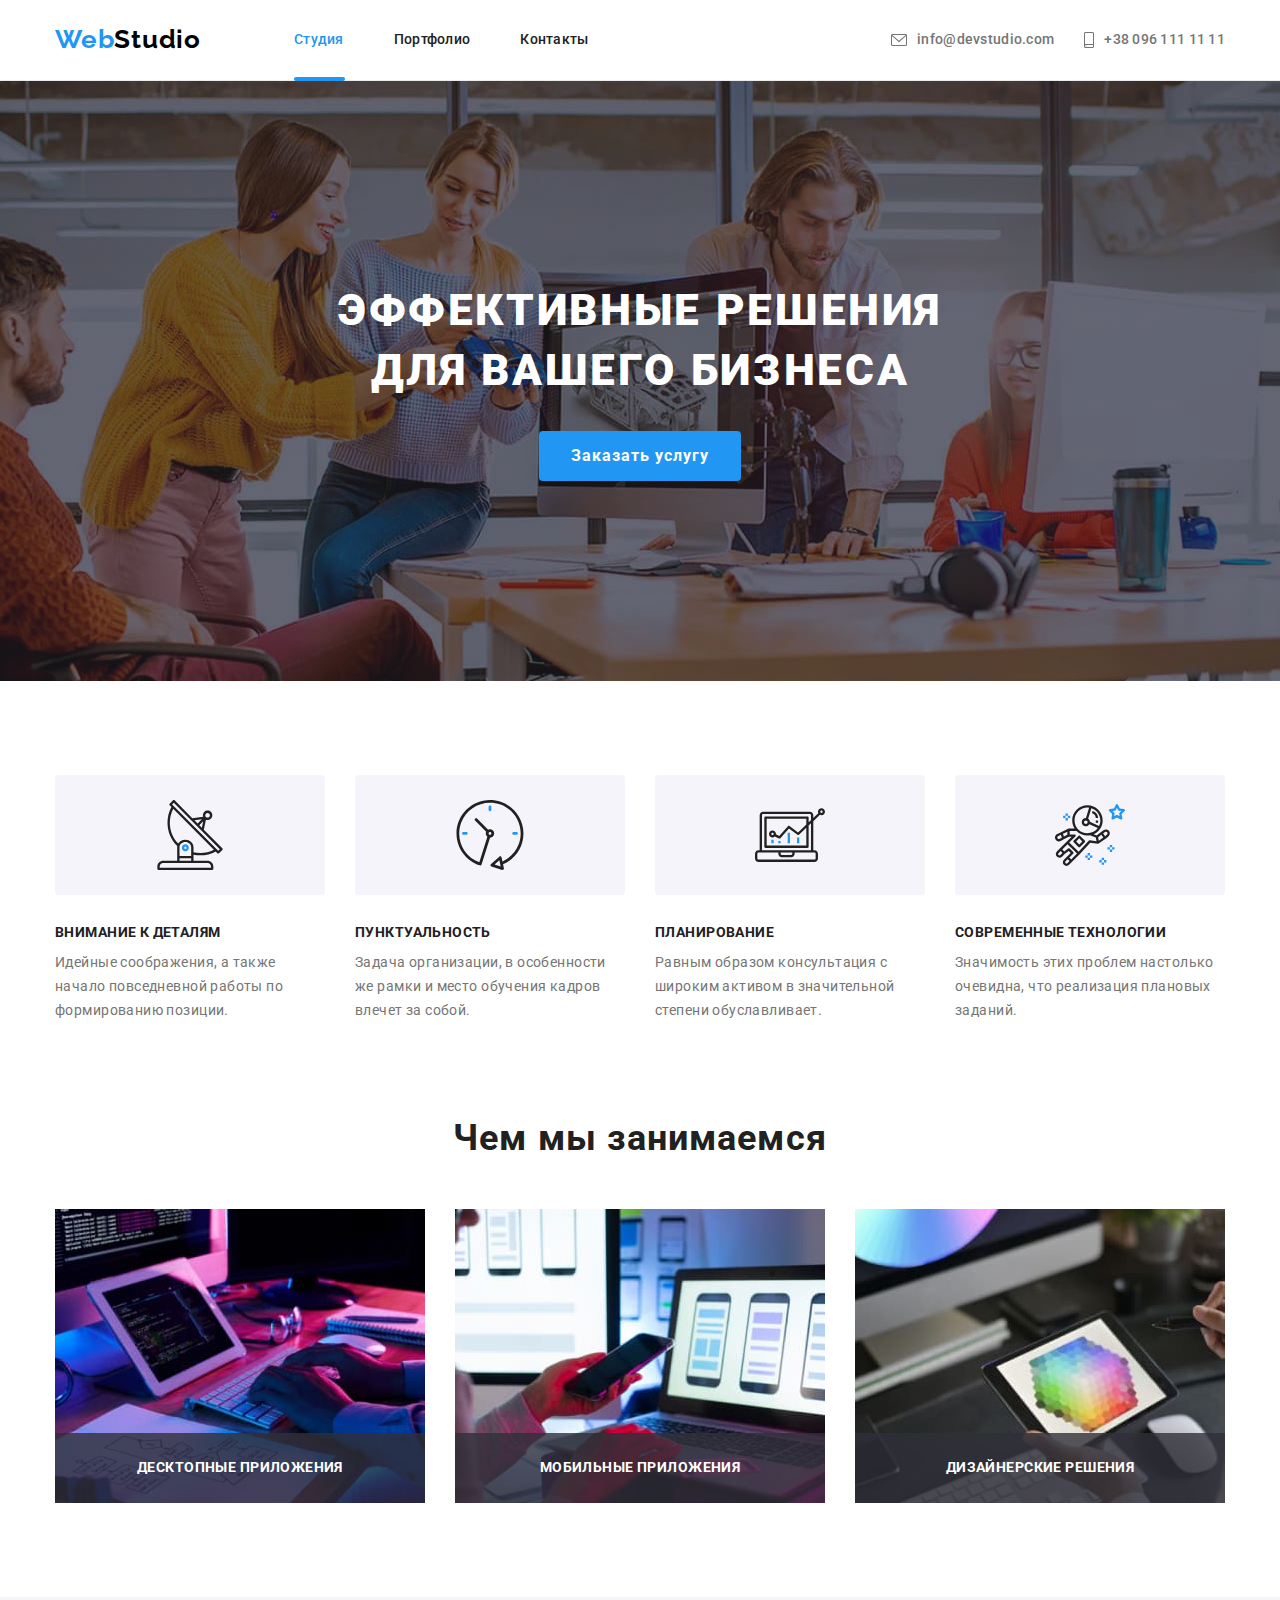
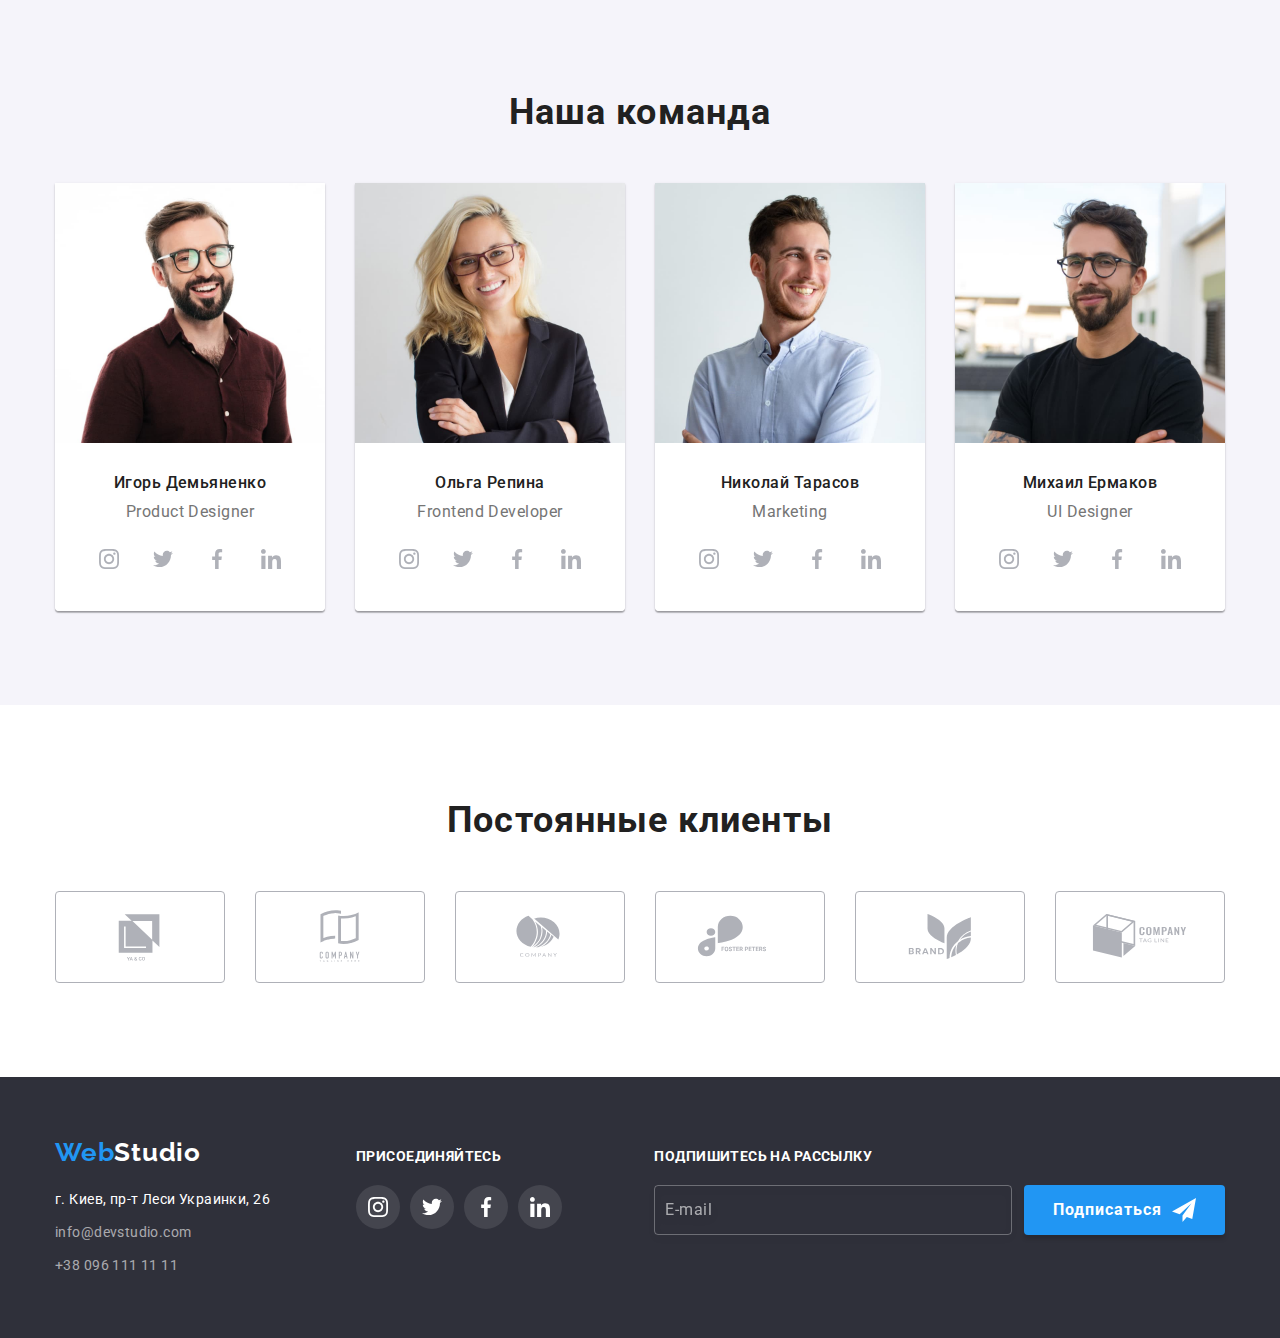
<file: index.html>
<!DOCTYPE html>
<html lang="ru">
  <head>
    <meta charset="utf-8" />
    <meta http-equiv="X-UA-Compatible" content="IE=edge" />
    <meta name="viewport" content="width=device-width, initial-scale=1.0" />
    <title>Студия</title>
    <link rel="preconnect" href="https://fonts.googleapis.com" />
    <link rel="preconnect" href="https://fonts.gstatic.com" crossorigin />
    <link
      href="https://fonts.googleapis.com/css2?family=Raleway:wght@700&family=Roboto:wght@400;500;700;900&display=swap"
      rel="stylesheet"
    />
    <link
      rel="stylesheet"
      href="https://cdn.jsdelivr.net/npm/modern-normalize@1.1.0/modern-normalize.min.css"
    />
    <link rel="stylesheet" href="./css/styles.css" />
  </head>
  <body>
    <!--Header-->
    <header class="header">
      <div class="header-section container">
        <nav class="page-nav">
          <a class="logo header-logo" lang="en" href="./index.html"
            >Web<span class="logo-part nav">Studio</span></a
          >
          <ul class="page-nav-list list">
            <li class="list-item">
              <a class="nav-item nav current" href="./index.html">Студия</a>
            </li>
            <li class="list-item">
              <a class="nav-item nav" href="./portfolio.html">Портфолио</a>
            </li>
            <li class="list-item">
              <a class="nav-item nav" href="#">Контакты</a>
            </li>
          </ul>
        </nav>
        <ul class="tel-mail list">
          <li class="list-item tel-mail-list-item">
            <a class="tel-mail-item nav" href="mailto:info@devstudio.com">
              <svg class="tel-mail-icon" width="16" height="12">
                <use href="./images/icons.svg#icon-envelope"></use>
              </svg>
              info@devstudio.com</a
            >
          </li>
          <li class="list-item tel-mail-list-item">
            <a class="tel-mail-item nav" href="tel:+380961111111">
              <svg class="tel-mail-icon" width="10" height="16">
                <use href="./images/icons.svg#icon-smartphone"></use></svg
              >+38 096 111 11 11</a
            >
          </li>
        </ul>
      </div>
    </header>
    <main>
      <!--Hero-->
      <section class="hero">
        <div class="container">
          <h1 class="hero-title">
            Эффективные решения <br />
            для вашего бизнеса
          </h1>
          <button class="hero-btn" type="button" data-modal-open>Заказать услугу</button>
        </div>
      </section>
      <!--Privilege-->
      <section class="privilege section">
        <div class="container">
          <h2 class="visual-hidden">Наши привелегии</h2>
          <ul class="privilege-list list">
            <li class="privilege-item">
              <div class="privilege-icon-container">
                <svg class="privilege-icon" width="70" height="70">
                  <use href="./images/icons.svg#icon-antenna"></use>
                </svg>
              </div>
              <h3 class="privilege-title">Внимание к деталям</h3>
              <p class="privilege-text">
                Идейные соображения, а также начало повседневной работы по формированию позиции.
              </p>
            </li>
            <li class="privilege-item">
              <div class="privilege-icon-container">
                <svg class="privilege-icon" width="70" height="70">
                  <use href="./images/icons.svg#icon-clock"></use>
                </svg>
              </div>
              <h3 class="privilege-title">Пунктуальность</h3>
              <p class="privilege-text">
                Задача организации, в особенности же рамки и место обучения кадров влечет за собой.
              </p>
            </li>
            <li class="privilege-item">
              <div class="privilege-icon-container">
                <svg class="privilege-icon" width="70" height="70">
                  <use href="./images/icons.svg#icon-diagram"></use>
                </svg>
              </div>
              <h3 class="privilege-title">Планирование</h3>
              <p class="privilege-text">
                Равным образом консультация с широким активом в значительной степени обуславливает.
              </p>
            </li>
            <li class="privilege-item">
              <div class="privilege-icon-container">
                <svg class="privilege-icon" width="70" height="70">
                  <use href="./images/icons.svg#icon-astronaut"></use>
                </svg>
              </div>
              <h3 class="privilege-title">Современные технологии</h3>
              <p class="privilege-text">
                Значимость этих проблем настолько очевидна, что реализация плановых заданий.
              </p>
            </li>
          </ul>
        </div>
      </section>
      <!--Our Work-->
      <section class="section work-section">
        <div class="container">
          <h2 class="work-title">Чем мы занимаемся</h2>
          <ul class="work-list list">
            <li class="work-item">
              <a class="work-link" href="#"
                ><img
                  src="./images/work/img-1.jpg"
                  alt="Разработка сайта"
                  width="370"
                  height="294"
                />
                <div class="work-img-wrapper">
                  <h3 class="work-item-title">Десктопные приложения</h3>
                </div>
              </a>
            </li>
            <li class="work-item">
              <a class="work-link" href="#">
                <img
                  src="./images/work/img-2.jpg"
                  alt="Разработка мобильного приложения"
                  width="370"
                  height="294"
                />
                <div class="work-img-wrapper">
                  <h3 class="work-item-title">Мобильные приложения</h3>
                </div>
              </a>
            </li>
            <li class="work-item">
              <a class="work-link" href="#"
                ><img src="./images/work/img-3.jpg" alt="Дизайн" width="370" height="294" />
                <div class="work-img-wrapper">
                  <h3 class="work-item-title">Дизайнерские решения</h3>
                </div></a
              >
            </li>
          </ul>
        </div>
      </section>
      <!--Our Team-->
      <section class="team section">
        <div class="container">
          <h2 class="team-title">Наша команда</h2>
          <ul class="team-list list">
            <li class="team-item">
              <img src="./images/team/igor.jpg" alt="Сотрудник" width="270" height="260" />
              <div class="team-img-wrapper">
                <h3 class="team-caption">Игорь Демьяненко</h3>
                <p class="team-text" lang="en">Product Designer</p>
                <ul class="social-list list">
                  <li class="social-list-item">
                    <a href="#" class="social-list-link" target="_blank" rel="noopener noreferrer">
                      <svg class="social-list-icon" width="20" height="20">
                        <use href="./images/icons.svg#icon-instagram"></use>
                      </svg>
                    </a>
                  </li>
                  <li class="social-list-item">
                    <a href="" class="social-list-link" target="_blank" rel="noopener noreferrer">
                      <svg class="social-list-icon" width="20" height="20">
                        <use href="./images/icons.svg#icon-twitter"></use>
                      </svg>
                    </a>
                  </li>
                  <li class="social-list-item">
                    <a href="" class="social-list-link" target="_blank" rel="noopener noreferrer">
                      <svg class="social-list-icon" width="20" height="20">
                        <use href="./images/icons.svg#icon-facebook"></use>
                      </svg>
                    </a>
                  </li>
                  <li class="social-list-item">
                    <a href="" class="social-list-link" target="_blank" rel="noopener noreferrer">
                      <svg class="social-list-icon" width="20" height="20">
                        <use href="./images/icons.svg#icon-linkedin"></use>
                      </svg>
                    </a>
                  </li>
                </ul>
              </div>
            </li>
            <li class="team-item">
              <img src="./images/team/olga.jpg" alt="Сотрудник" width="270" height="260" />
              <div class="team-img-wrapper">
                <h3 class="team-caption">Ольга Репина</h3>
                <p class="team-text" lang="en">Frontend Developer</p>
                <ul class="social-list list">
                  <li class="social-list-item">
                    <a href="#" class="social-list-link" target="_blank" rel="noopener noreferrer">
                      <svg class="social-list-icon" width="20" height="20">
                        <use href="./images/icons.svg#icon-instagram"></use>
                      </svg>
                    </a>
                  </li>
                  <li class="social-list-item">
                    <a href="" class="social-list-link" target="_blank" rel="noopener noreferrer">
                      <svg class="social-list-icon" width="20" height="20">
                        <use href="./images/icons.svg#icon-twitter"></use>
                      </svg>
                    </a>
                  </li>
                  <li class="social-list-item">
                    <a href="" class="social-list-link" target="_blank" rel="noopener noreferrer">
                      <svg class="social-list-icon" width="20" height="20">
                        <use href="./images/icons.svg#icon-facebook"></use>
                      </svg>
                    </a>
                  </li>
                  <li class="social-list-item">
                    <a href="" class="social-list-link" target="_blank" rel="noopener noreferrer">
                      <svg class="social-list-icon" width="20" height="20">
                        <use href="./images/icons.svg#icon-linkedin"></use>
                      </svg>
                    </a>
                  </li>
                </ul>
              </div>
            </li>
            <li class="team-item">
              <img src="./images/team/nikolay.jpg" alt="Сотрудник" width="270" height="260" />
              <div class="team-img-wrapper">
                <h3 class="team-caption">Николай Тарасов</h3>
                <p class="team-text" lang="en">Marketing</p>
                <ul class="social-list list">
                  <li class="social-list-item">
                    <a href="#" class="social-list-link" target="_blank" rel="noopener noreferrer">
                      <svg class="social-list-icon" width="20" height="20">
                        <use href="./images/icons.svg#icon-instagram"></use>
                      </svg>
                    </a>
                  </li>
                  <li class="social-list-item">
                    <a href="" class="social-list-link" target="_blank" rel="noopener noreferrer">
                      <svg class="social-list-icon" width="20" height="20">
                        <use href="./images/icons.svg#icon-twitter"></use>
                      </svg>
                    </a>
                  </li>
                  <li class="social-list-item">
                    <a href="" class="social-list-link" target="_blank" rel="noopener noreferrer">
                      <svg class="social-list-icon" width="20" height="20">
                        <use href="./images/icons.svg#icon-facebook"></use>
                      </svg>
                    </a>
                  </li>
                  <li class="social-list-item">
                    <a href="" class="social-list-link" target="_blank" rel="noopener noreferrer">
                      <svg class="social-list-icon" width="20" height="20">
                        <use href="./images/icons.svg#icon-linkedin"></use>
                      </svg>
                    </a>
                  </li>
                </ul>
              </div>
            </li>
            <li class="team-item">
              <img src="./images/team/mikhail.jpg" alt="Сотрудник" width="270" height="260" />
              <div class="team-img-wrapper">
                <h3 class="team-caption">Михаил Ермаков</h3>
                <p class="team-text" lang="en">UI Designer</p>
                <ul class="social-list list">
                  <li class="social-list-item">
                    <a href="#" class="social-list-link" target="_blank" rel="noopener noreferrer">
                      <svg class="social-list-icon" width="20" height="20">
                        <use href="./images/icons.svg#icon-instagram"></use>
                      </svg>
                    </a>
                  </li>
                  <li class="social-list-item">
                    <a href="" class="social-list-link" target="_blank" rel="noopener noreferrer">
                      <svg class="social-list-icon" width="20" height="20">
                        <use href="./images/icons.svg#icon-twitter"></use>
                      </svg>
                    </a>
                  </li>
                  <li class="social-list-item">
                    <a href="" class="social-list-link" target="_blank" rel="noopener noreferrer">
                      <svg class="social-list-icon" width="20" height="20">
                        <use href="./images/icons.svg#icon-facebook"></use>
                      </svg>
                    </a>
                  </li>
                  <li class="social-list-item">
                    <a href="" class="social-list-link" target="_blank" rel="noopener noreferrer">
                      <svg class="social-list-icon" width="20" height="20">
                        <use href="./images/icons.svg#icon-linkedin"></use>
                      </svg>
                    </a>
                  </li>
                </ul>
              </div>
            </li>
          </ul>
        </div>
      </section>
      <!--clients-->
      <section class="section">
        <div class="container">
          <h2 class="clients-title">Постоянные клиенты</h2>
          <ul class="clients-list list">
            <li class="clients-list-item">
              <a class="clients-list-link" href="#" target="_blank" rel="noopener noreferrer">
                <svg class="clients-list-icon" width="41" height="46.7">
                  <use href="./images/icons.svg#icon-logo-one"></use></svg
              ></a>
            </li>
            <li class="clients-list-item">
              <a class="clients-list-link" href="#" target="_blank" rel="noopener noreferrer">
                <svg class="clients-list-icon" width="100" height="60">
                  <use href="./images/icons.svg#icon-logo-two"></use></svg
              ></a>
            </li>
            <li class="clients-list-item">
              <a class="clients-list-link" href="#" target="_blank" rel="noopener noreferrer">
                <svg class="clients-list-icon" width="106" height="60">
                  <use href="./images/icons.svg#icon-logo-three"></use></svg
              ></a>
            </li>
            <li class="clients-list-item">
              <a class="clients-list-link" href="#" target="_blank" rel="noopener noreferrer">
                <svg class="clients-list-icon" width="106" height="60">
                  <use href="./images/icons.svg#icon-logo-four"></use></svg
              ></a>
            </li>
            <li class="clients-list-item">
              <a class="clients-list-link" href="#" target="_blank" rel="noopener noreferrer">
                <svg class="clients-list-icon" width="106" height="60">
                  <use href="./images/icons.svg#icon-logo-five"></use></svg
              ></a>
            </li>
            <li class="clients-list-item">
              <a class="clients-list-link" href="#" target="_blank" rel="noopener noreferrer">
                <svg class="clients-list-icon" width="106" height="60">
                  <use href="./images/icons.svg#icon-logo-six"></use></svg
              ></a>
            </li>
          </ul>
        </div>
      </section>
    </main>
    <!--Footer-->
    <footer class="footer">
      <div class="container footer-flex-container">
        <div class="address-container">
          <a class="logo footer-logo" lang="en" href="./index.html"
            >Web<span class="logo-part logo-footer nav">Studio</span></a
          >
          <address class="address">
            <ul class="list">
              <li class="address-list-item">
                <a
                  class="footer-address nav"
                  href="https://goo.gl/maps/qk6RUcyFLgprMAsa7"
                  target="_blank"
                  rel="noopener noreferrer"
                >
                  г. Киев, пр-т Леси Украинки, 26
                </a>
              </li>
              <li class="address-list-item">
                <a class="footer-info nav" href="mailto:info@devstudio.com">info@devstudio.com</a>
              </li>
              <li class="address-list-item">
                <a class="footer-info nav" href="tel:+380961111111">+38 096 111 11 11</a>
              </li>
            </ul>
          </address>
        </div>
        <div class="footer-list-container">
          <b class="social-footer-text">присоединяйтесь</b>
          <ul class="social-list footer-list list">
            <li class="social-list-item footer-list">
              <a
                href="#"
                class="social-list-link footer-list"
                target="_blank"
                rel="noopener noreferrer"
              >
                <svg class="social-list-icon footer-list" width="20" height="20">
                  <use href="./images/icons.svg#icon-instagram"></use>
                </svg>
              </a>
            </li>
            <li class="social-list-item footer-list">
              <a
                href="#"
                class="social-list-link footer-list"
                target="_blank"
                rel="noopener noreferrer"
              >
                <svg class="social-list-icon footer-list" width="20" height="20">
                  <use href="./images/icons.svg#icon-twitter"></use>
                </svg>
              </a>
            </li>
            <li class="social-list-item footer-list">
              <a
                href="#"
                class="social-list-link footer-list"
                target="_blank"
                rel="noopener noreferrer"
              >
                <svg class="social-list-icon footer-list" width="20" height="20">
                  <use href="./images/icons.svg#icon-facebook"></use>
                </svg>
              </a>
            </li>
            <li class="social-list-item footer-list">
              <a
                href="#"
                class="social-list-link footer-list"
                target="_blank"
                rel="noopener noreferrer"
              >
                <svg class="social-list-icon footer-list" width="20" height="20">
                  <use href="./images/icons.svg#icon-linkedin"></use>
                </svg>
              </a>
            </li>
          </ul>
        </div>
        <div class="footer-form-container">
          <b class="footer-form-text">Подпишитесь на рассылку</b>
          <label class="footer-form-label">
            <input class="footer-form-input" type="email" name="mail" placeholder="E-mail" />
            <button type="submit" class="footer-form-btn">
              <span class="footer-form-btn-text">Подписаться</span>
              <svg class="footer-form-icon" width="24" height="24">
                <use href="./images/icons.svg#icon-icon-send"></use>
              </svg>
            </button>
          </label>
        </div>
      </div>
    </footer>

    <!--Modal-->
    <div class="backdrop is-hidden" data-modal>
      <div class="modal">
        <button class="modal-btn" type="button" data-modal-close>
          <svg class="modal-btn-icon" width="18" height="18">
            <use href="./images/icons.svg#icon-close-black"></use>
          </svg>
        </button>
        <form class="modal-form">
          <b class="modal-form-title">Оставьте свои данные, мы вам перезвоним</b>
          <label class="modal-form-label">
            <span class="modal-form-label-key">Имя</span>
            <span class="modal-form-input-wrapper">
              <input
                class="modal-form-input"
                type="text"
                required
                name="user_name"
                pattern="[a-zA-Z]*"
                title="Имя"
              />
              <svg class="modal-form-icon" width="18" height="18">
                <use href="./images/icons.svg#icon-person-black"></use>
              </svg>
            </span>
          </label>
          <label class="modal-form-label">
            <span class="modal-form-label-key">Телефон</span>
            <span class="modal-form-input-wrapper">
              <input
                class="modal-form-input"
                type="tel"
                required
                name="phone_number"
                pattern="[0-9]{3}-[0-9]{3}-[0-9]{2}-[0-9]{2}"
                title="xxx-xxx-xx-xx"
              />
              <svg class="modal-form-icon" width="18" height="18">
                <use href="./images/icons.svg#icon-phone-black"></use>
              </svg>
            </span>
          </label>
          <label class="modal-form-label">
            <span class="modal-form-label-key">Почта</span>
            <span class="modal-form-input-wrapper">
              <input class="modal-form-input" type="email" required name="mail" />
              <svg class="modal-form-icon" width="18" height="18">
                <use href="./images/icons.svg#icon-email-black"></use>
              </svg>
            </span>
          </label>
          <label class="modal-form-label label-textarea">
            <span class="modal-form-label-key">Комментарий</span>
            <textarea
              class="modal-form-text"
              placeholder="Введите текст"
              name="user_message"
            ></textarea>
          </label>
          <input
            type="checkbox"
            class="modal-form-checkbox visual-hidden"
            id="checkbox-agreement"
            name="user_agreement"
            required
          />
          <label class="modal-form-checkbox-label" for="checkbox-agreement"
            >Соглашаюсь с рассылкой и принимаю&nbsp;<a class="modal-form-link" href=""
              >Условия договора</a
            ></label
          >
          <button type="submit" class="modal-form-btn">Отправить</button>
        </form>
      </div>
    </div>

    <script src="./js/modal.js"></script>
  </body>
</html>
</file>
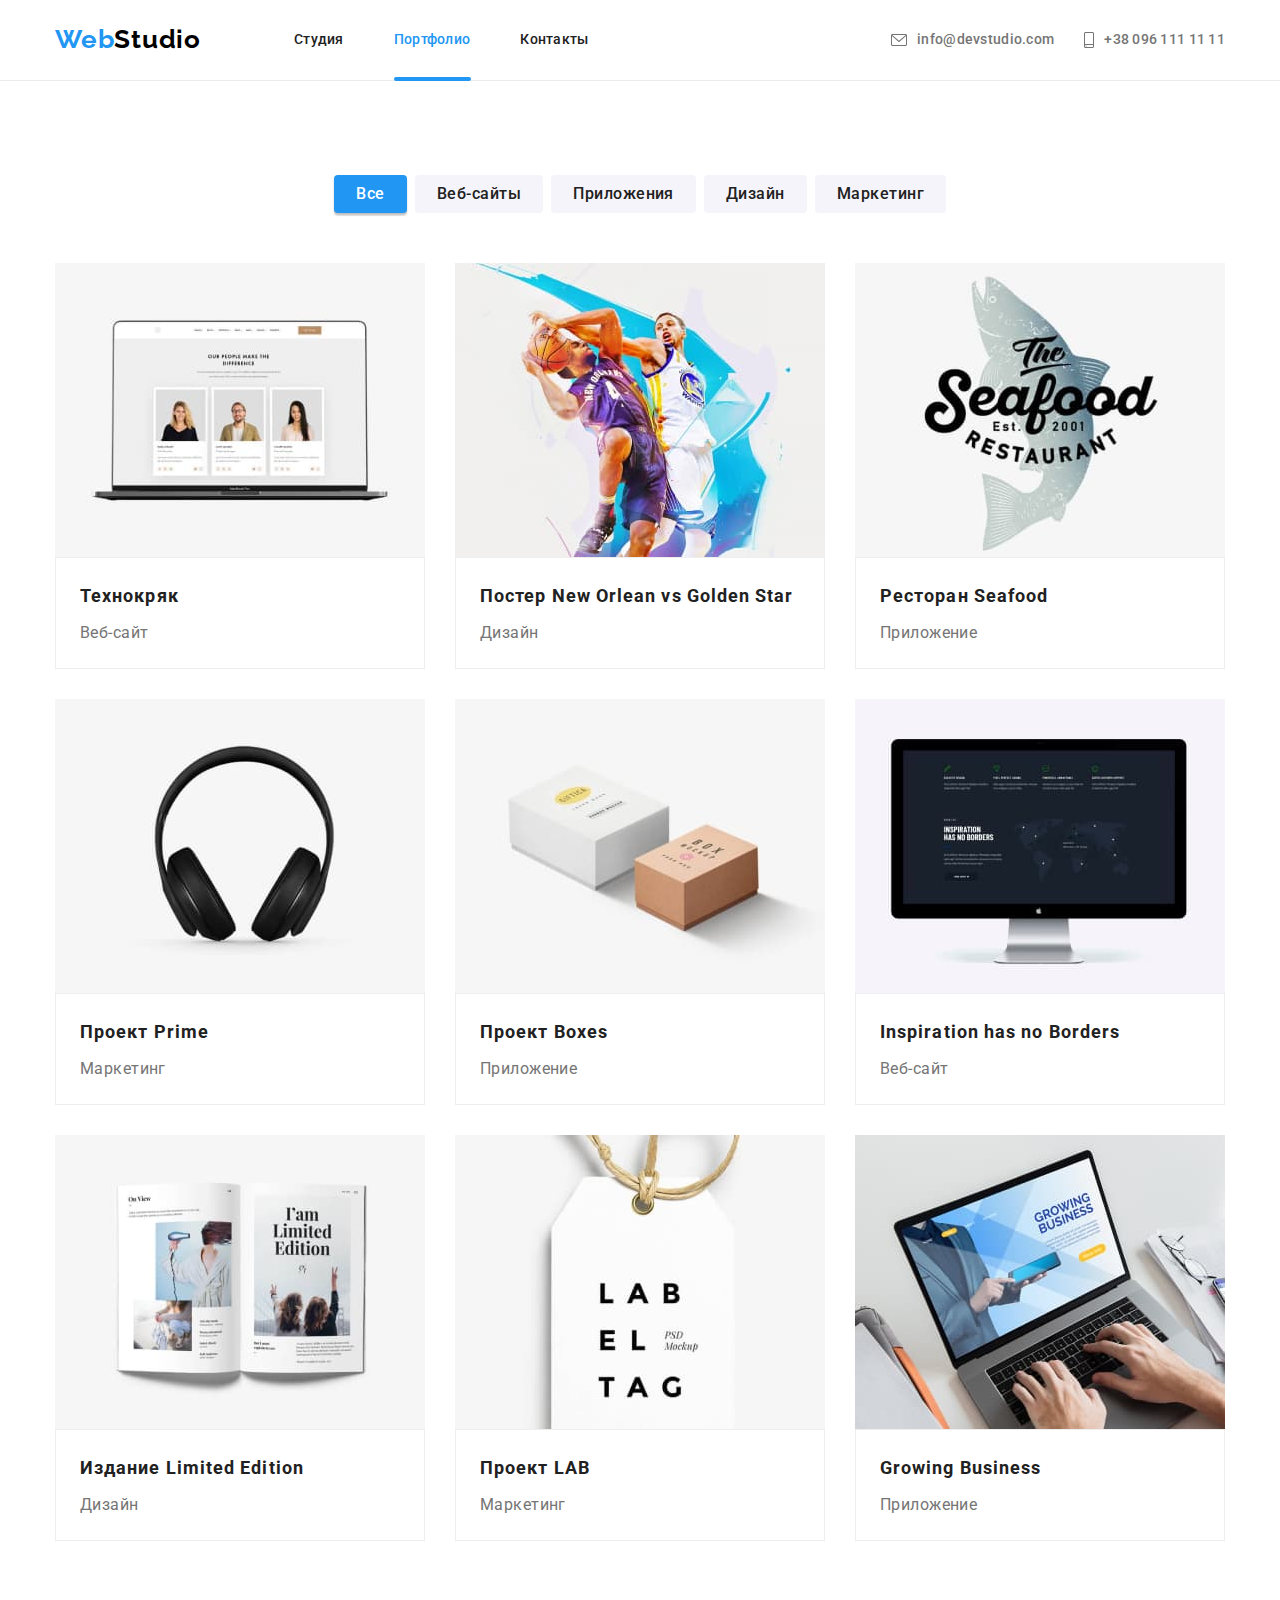
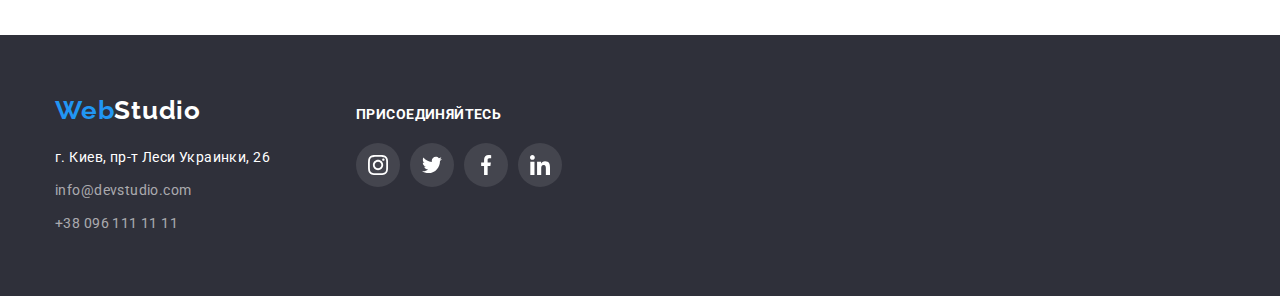
<file: portfolio.html>
<!DOCTYPE html>
<html lang="ru">
  <head>
    <meta charset="utf-8" />
    <meta http-equiv="X-UA-Compatible" content="IE=edge" />
    <meta name="viewport" content="width=device-width, initial-scale=1.0" />
    <title>Портфолио</title>
    <link rel="preconnect" href="https://fonts.googleapis.com" />
    <link rel="preconnect" href="https://fonts.gstatic.com" crossorigin />
    <link
      href="https://fonts.googleapis.com/css2?family=Raleway:wght@700&family=Roboto:wght@400;500;700;900&display=swap"
      rel="stylesheet"
    />
    <link
      rel="stylesheet"
      href="https://cdn.jsdelivr.net/npm/modern-normalize@1.1.0/modern-normalize.min.css"
    />
    <link rel="stylesheet" href="./css/styles.css" />
  </head>
  <body>
    <!--Header-->
    <header class="header">
      <div class="header-section container">
        <nav class="page-nav">
          <a class="logo header-logo" lang="en" href="./index.html"
            >Web<span class="logo-part nav">Studio</span></a
          >
          <ul class="page-nav-list list">
            <li class="list-item">
              <a class="nav-item nav" href="./index.html">Студия</a>
            </li>
            <li class="list-item">
              <a class="nav-item nav current" href="./portfolio.html">Портфолио</a>
            </li>
            <li class="list-item">
              <a class="nav-item nav" href="#">Контакты</a>
            </li>
          </ul>
        </nav>
        <ul class="tel-mail list">
          <li class="list-item tel-mail-list-item">
            <a class="tel-mail-item nav" href="mailto:info@devstudio.com">
              <svg class="tel-mail-icon" width="16" height="12">
                <use href="./images/icons.svg#icon-envelope"></use>
              </svg>
              info@devstudio.com</a
            >
          </li>
          <li class="list-item tel-mail-list-item">
            <a class="tel-mail-item nav" href="tel:+380961111111">
              <svg class="tel-mail-icon" width="10" height="16">
                <use href="./images/icons.svg#icon-smartphone"></use></svg
              >+38 096 111 11 11</a
            >
          </li>
        </ul>
      </div>
    </header>
    <main>
      <section class="filter section">
        <div class="container">
          <h1 class="visual-hidden">Наши работы</h1>
          <ul class="filter-list list">
            <li class="filter-list-item">
              <button class="filter-btn current" type="button">Все</button>
            </li>
            <li class="filter-list-item">
              <button class="filter-btn" type="button">Веб-сайты</button>
            </li>
            <li class="filter-list-item">
              <button class="filter-btn" type="button">Приложения</button>
            </li>
            <li class="filter-list-item">
              <button class="filter-btn" type="button">Дизайн</button>
            </li>
            <li class="filter-list-item">
              <button class="filter-btn" type="button">Маркетинг</button>
            </li>
          </ul>

          <ul class="gallery-section list">
            <li class="gallery-item">
              <a class="gallery-list block" href="#">
                <div class="gallery-thumb">
                  <img
                    src="./images/portfolio/portfolio1.jpg"
                    alt="Экран открытого ноутбука"
                    width="370"
                    height="294"
                  />
                  <p class="gallery-thumb-text">
                    Ресурс предлагает комплексные предложения с разным уровнем функционала и
                    сервисов. Все это позволит посетителю получить исчерпывающие сведения <br />
                    о компании или частном лице.
                  </p>
                </div>
                <div class="gallery-img-wrapper">
                  <h2 class="gallery-titel">Технокряк</h2>
                  <p class="gallery-text">Веб-сайт</p>
                </div>
              </a>
            </li>
            <li class="gallery-item">
              <a class="gallery-list" href="#">
                <div class="gallery-thumb">
                  <img
                    src="./images/portfolio/portfolio2.jpg"
                    alt="Баскетбалисты"
                    width="370"
                    height="294"
                  />
                  <p class="gallery-thumb-text">
                    Ресурс предлагает комплексные предложения с разным уровнем функционала и
                    сервисов. Все это позволит посетителю получить исчерпывающие сведения <br />
                    о компании или частном лице.
                  </p>
                </div>
                <div class="gallery-img-wrapper">
                  <h2 class="gallery-titel">Постер New Orlean vs Golden Star</h2>
                  <p class="gallery-text">Дизайн</p>
                </div>
              </a>
            </li>
            <li class="gallery-item">
              <a class="gallery-list" href="#">
                <div class="gallery-thumb">
                  <img
                    src="./images/portfolio/portfolio3.jpg"
                    alt="Логотип ресторана морепродуктов"
                    width="370"
                    height="294"
                  />
                  <p class="gallery-thumb-text">
                    Ресурс предлагает комплексные предложения с разным уровнем функционала и
                    сервисов. Все это позволит посетителю получить исчерпывающие сведения <br />
                    о компании или частном лице.
                  </p>
                </div>
                <div class="gallery-img-wrapper">
                  <h2 class="gallery-titel">Ресторан Seafood</h2>
                  <p class="gallery-text">Приложение</p>
                </div>
              </a>
            </li>
            <li class="gallery-item">
              <a class="gallery-list" href="#">
                <div class="gallery-thumb">
                  <img
                    src="./images/portfolio/portfolio4.jpg"
                    alt="Наушники"
                    width="370"
                    height="294"
                  />
                  <p class="gallery-thumb-text">
                    Ресурс предлагает комплексные предложения с разным уровнем функционала и
                    сервисов. Все это позволит посетителю получить исчерпывающие сведения <br />
                    о компании или частном лице.
                  </p>
                </div>
                <div class="gallery-img-wrapper">
                  <h2 class="gallery-titel">Проект Prime</h2>
                  <p class="gallery-text">Маркетинг</p>
                </div>
              </a>
            </li>
            <li class="gallery-item">
              <a class="gallery-list" href="#">
                <div class="gallery-thumb">
                  <img
                    src="./images/portfolio/portfolio5.jpg"
                    alt="Две коробки"
                    width="370"
                    height="294"
                  />
                  <p class="gallery-thumb-text">
                    Ресурс предлагает комплексные предложения с разным уровнем функционала и
                    сервисов. Все это позволит посетителю получить исчерпывающие сведения <br />
                    о компании или частном лице.
                  </p>
                </div>
                <div class="gallery-img-wrapper">
                  <h2 class="gallery-titel">Проект Boxes</h2>
                  <p class="gallery-text">Приложение</p>
                </div>
              </a>
            </li>
            <li class="gallery-item">
              <a class="gallery-list" href="#">
                <div class="gallery-thumb">
                  <img
                    src="./images/portfolio/portfolio6.jpg"
                    alt="Монитор"
                    width="370"
                    height="294"
                  />
                  <p class="gallery-thumb-text">
                    Ресурс предлагает комплексные предложения с разным уровнем функционала и
                    сервисов. Все это позволит посетителю получить исчерпывающие сведения <br />
                    о компании или частном лице.
                  </p>
                </div>
                <div class="gallery-img-wrapper">
                  <h2 class="gallery-titel">Inspiration has no Borders</h2>
                  <p class="gallery-text">Веб-сайт</p>
                </div>
              </a>
            </li>
            <li class="gallery-item">
              <a class="gallery-list" href="#">
                <div class="gallery-thumb">
                  <img
                    src="./images/portfolio/portfolio7.jpg"
                    alt="Открытый журнал"
                    width="370"
                    height="294"
                  />
                  <p class="gallery-thumb-text">
                    Ресурс предлагает комплексные предложения с разным уровнем функционала и
                    сервисов. Все это позволит посетителю получить исчерпывающие сведения <br />
                    о компании или частном лице.
                  </p>
                </div>
                <div class="gallery-img-wrapper">
                  <h2 class="gallery-titel">Издание Limited Edition</h2>
                  <p class="gallery-text">Дизайн</p>
                </div>
              </a>
            </li>
            <li class="gallery-item">
              <a class="gallery-list" href="#">
                <div class="gallery-thumb">
                  <img
                    src="./images/portfolio/portfolio8.jpg"
                    alt="Бирка от одежды"
                    width="370"
                    height="294"
                  />
                  <p class="gallery-thumb-text">
                    Ресурс предлагает комплексные предложения с разным уровнем функционала и
                    сервисов. Все это позволит посетителю получить исчерпывающие сведения <br />
                    о компании или частном лице.
                  </p>
                </div>
                <div class="gallery-img-wrapper">
                  <h2 class="gallery-titel">Проект LAB</h2>
                  <p class="gallery-text">Маркетинг</p>
                </div>
              </a>
            </li>
            <li class="gallery-item">
              <a class="gallery-list" href="#">
                <div class="gallery-thumb">
                  <img
                    src="./images/portfolio/portfolio9.jpg"
                    alt="Ноутбук"
                    width="370"
                    height="294"
                  />
                  <p class="gallery-thumb-text">
                    Ресурс предлагает комплексные предложения с разным уровнем функционала и
                    сервисов. Все это позволит посетителю получить исчерпывающие сведения <br />
                    о компании или частном лице.
                  </p>
                </div>
                <div class="gallery-img-wrapper">
                  <h2 class="gallery-titel">Growing Business</h2>
                  <p class="gallery-text">Приложение</p>
                </div>
              </a>
            </li>
          </ul>
        </div>
      </section>
    </main>
    <!--Footer-->
    <footer class="footer">
      <div class="container footer-flex-container">
        <div class="address-container">
          <a class="logo footer-logo" lang="en" href="./index.html"
            >Web<span class="logo-part logo-footer nav">Studio</span></a
          >
          <address class="address">
            <ul class="list">
              <li class="address-list-item">
                <a
                  class="footer-address nav"
                  href="https://goo.gl/maps/qk6RUcyFLgprMAsa7"
                  target="_blank"
                  rel="noopener noreferrer"
                >
                  г. Киев, пр-т Леси Украинки, 26
                </a>
              </li>
              <li class="address-list-item">
                <a class="footer-info nav" href="mailto:info@devstudio.com">info@devstudio.com</a>
              </li>
              <li class="address-list-item">
                <a class="footer-info nav" href="tel:+380961111111">+38 096 111 11 11</a>
              </li>
            </ul>
          </address>
        </div>
        <div class="footer-list-container">
          <p class="social-footer-text">присоединяйтесь</p>
          <ul class="social-list footer-list list">
            <li class="social-list-item footer-list">
              <a
                href="#"
                class="social-list-link footer-list"
                target="_blank"
                rel="noopener noreferrer"
              >
                <svg class="social-list-icon footer-list" width="20" height="20">
                  <use href="./images/icons.svg#icon-instagram"></use>
                </svg>
              </a>
            </li>
            <li class="social-list-item footer-list">
              <a
                href="#"
                class="social-list-link footer-list"
                target="_blank"
                rel="noopener noreferrer"
              >
                <svg class="social-list-icon footer-list" width="20" height="20">
                  <use href="./images/icons.svg#icon-twitter"></use>
                </svg>
              </a>
            </li>
            <li class="social-list-item footer-list">
              <a
                href="#"
                class="social-list-link footer-list"
                target="_blank"
                rel="noopener noreferrer"
              >
                <svg class="social-list-icon footer-list" width="20" height="20">
                  <use href="./images/icons.svg#icon-facebook"></use>
                </svg>
              </a>
            </li>
            <li class="social-list-item footer-list">
              <a
                href="#"
                class="social-list-link footer-list"
                target="_blank"
                rel="noopener noreferrer"
              >
                <svg class="social-list-icon footer-list" width="20" height="20">
                  <use href="./images/icons.svg#icon-linkedin"></use>
                </svg>
              </a>
            </li>
          </ul>
        </div>
      </div>
    </footer>
  </body>
</html>
</file>
<file: css/styles.css>
:root {
--primary-text-color: #212121;
--secondary-text-color: #757575;
--acsent-text-color: #2196F3; 
--primary-white-color: #ffffff;
--secondary-background-color: #2F303A;
}
h1,
h2,
h3,
h4,
h5,
h6,
 p {
     margin-top: 0;
     margin-bottom: 0;
 }

 ul,
 ol {
     margin-top: 0;
     margin-bottom: 0;
     padding-left: 0;
 }
 
 img {
     display: block;
 }

 body {
     background-color: var(--primary-white-color);
     font-family: 'Roboto', sans-serif; 
     font-size: 14px;
     letter-spacing: 0.03em; 
     color: var(--primary-text-color);   
 }

 .container {
     box-sizing: border-box;
     width: 1200px;
     padding-left: 15px;
     padding-right: 15px;
     margin-left: auto;
     margin-right: auto;
 }

 .list {
     list-style: none;
 }

  


/* header nav */
.header {
    border-bottom: 1px solid #ECECEC;
}

 .header-section {
     display: flex;
     align-items: center;
 }

  .page-nav,
  .flex-container {
     display: flex;
 }

  /* Logo */
 .logo {
     display: block;   
     font-family: 'Raleway', sans-serif;
     font-weight: 700;
     font-size: 26px;
     line-height: 1.19; 
     letter-spacing: 0.03em;
     text-decoration: none;    
     color: var(--acsent-text-color)
  } 
   .logo.header-logo {
      padding-top: 24px;
      padding-bottom: 25px; 
  } 

 .logo-part {
     color: #000000;
    
  }

 .logo-footer {
     color: var(--primary-white-color);
 }

 .page-nav-list {
     display: flex; 
     margin-left: 93px;
 } 

 .list-item + .list-item {
     margin-left: 50px;
 }

 .nav-item {
     display: block;
     padding-top: 32px;
     padding-bottom: 32px;
     font-weight: 500;
     line-height: 1.14;
     letter-spacing: 0.02em;  
     color: var(--primary-text-color);
     text-decoration: none;  
 }

 .nav-item.current {
     position: relative;
     color: var(--acsent-text-color);     
 }

 .nav-item.current::after {
     content: "";
     position: absolute;
     display: block;
     width: calc( 100% + 1px );
     height: 4px;
     background-color: var(--acsent-text-color);
     border-radius: 2px;
     left: 0;
     bottom: -1px;
 }


 .nav {
     transition: color 250ms cubic-bezier(0.4, 0, 0.2, 1);
 }

 .nav:hover,
 .nav:focus {
     color: var(--acsent-text-color); 
 }

 .tel-mail {
     display: flex;
     margin-left: auto;
 }

 .tel-mail-list-item + .tel-mail-list-item {
    margin-left: 30px;
}

 .tel-mail-item {
     display: flex;
     align-items: center;
     padding-top: 32px;
     padding-bottom: 32px;
     font-weight: 500;
     line-height: 1.14;
     letter-spacing: 0.02em;
     color: var(--secondary-text-color);
     text-decoration: none;
 }

   .tel-mail .list-item {
       display: flex;
       align-items: center;
   }

   
 .tel-mail-icon {
     fill: currentColor;
     margin-right: 10px; 
 }


  /*hero*/

 .footer
 {
    background-color: var(--secondary-background-color);
 }
 

 .hero {
     padding-top: 200px;
     padding-bottom: 200px;
     max-width: 1600px;    
     text-align: center;
     margin-left: auto;
     margin-right: auto;     
     background-image: 
     linear-gradient(to right, rgba(47, 48, 58, 0.4), rgba(47, 48, 58, 0.4)),
     url(../images/hero/hero.jpg);     
     background-repeat: no-repeat;
     background-size: cover;
     background-position: center;
     background-color: #C4C4C4;
 }

 .hero-title {
     margin-bottom: 30px;
     font-weight: 900;
     font-size: 44px;
     line-height: 1.36;
     letter-spacing: 0.06em;
     text-transform: uppercase;
     color: var(--primary-white-color);
 }
   
 .hero-btn {
     padding: 10px 32px;
     min-width: 200px;
     font-family: 'Roboto';
     font-weight: 700;
     font-size: 16px;
     line-height: 1.88;
     text-align: center;
     letter-spacing: 0.06em;
     color: var(--primary-white-color);
     background-color: var(--acsent-text-color);
     cursor: pointer;
     border-radius: 4px;
     border: 0px solid transparent;
 }

      /* privilege */
 .section {
     padding-top: 94px;
     padding-bottom: 94px;
 }

 .visual-hidden {
     position: absolute;
     width: 1px;
     height: 1px;
     margin: -1px;
     border: 0;
     padding: 0;    
     white-space: nowrap;
     clip-path: inset(100%);
     clip: rect(0 0 0 0);
     overflow: hidden;
 } 

 .privilege-list {
     display: flex;   
     
 }

 .privilege-item,
 .team-item  {
    flex-basis: calc((100% - 90px) / 4);
 }


 .privilege-item:not(:last-child),
 .team-item:not(:last-child) {
     margin-right: 30px;
 }
 
 .privilege-item {
     width: 270px;
 }

 .privilege-title {
     margin-bottom: 10px;
     margin-top: 30px;
     font-size: 14px;
     font-weight: 700;
     line-height: 1.14;
     text-transform: uppercase;        
 }

 .privilege-text {        
     line-height: 1.71;
     color: var(--secondary-text-color);
    
 }

 .privilege-icon-container {
    min-height: 120px;
    display: flex;
    justify-content: center;
    align-items: center;
    background: #F5F4FA;
    border-radius: 4px;
 }


 /* Our Work */
 .work-section {
      padding-top: 0px;
 }


 .team-title,
 .work-title,
 .clients-title { 
     margin-bottom: 50px;   
     font-size: 36px;
     line-height: 1.17;
     letter-spacing: 0.03em;
     text-align: center;
 }


 .work-list,
 .team-list {
     display: flex;
 }

 .work-link {
     display: block;
     text-decoration: none;      
 }
 
 .work-item {
     flex-basis: calc((100% - 60px) / 3);
     margin-right: 30px;  
     position: relative;  
 }

 .work-item:last-child {
    margin-right: 0px;
 }

 .work-img-wrapper {
    background-color: rgba(47, 48, 58, 0.8);
    min-width: 100%;
    height: 70px;
    display: flex;
    align-items: center;
    justify-content: center;
    position: absolute;
    bottom: 0;
    left: 0;
    }

 .work-item-title {    
        font-size: 14px;   
        font-weight: 700;
        line-height: 1.14;
        text-transform: uppercase;    
        color: var(--primary-white-color);
        text-decoration: none;
 }

  /* Our Team */
 .team {
     background-color: #F5F4FA;
 }

 .team-item {
    box-shadow: 0px 1px 3px rgba(0, 0, 0, 0.12), 0px 1px 1px rgba(0, 0, 0, 0.14), 0px 2px 1px rgba(0, 0, 0, 0.2);
    border-radius: 0px 0px 4px 4px;
}

 .team-img-wrapper {
     padding-top: 30px;
     padding-bottom: 30px;
     background-color: #FFFFFF;
     border-radius: 0px 0px 4px 4px;
 }

 .team-caption {
     margin-bottom: 10px;
     font-weight: 500;
     font-size: 16px;
     line-height: 1.19;
     letter-spacing: 0.03em;
     text-align: center;
 }

 .team-text {
     font-size: 16px;
     line-height: 1.19;
     letter-spacing: 0.03em;
     color: var(--secondary-text-color);
     text-align: center;
     margin-bottom: 16px;
  
 }


 .social-list,
 .clients-list {
    display: flex;
    justify-content: center;   
  }
  
  .social-list-item:not(:last-child) {
    margin-right: 10px;
  }
  
  .social-list-link {
    display: flex;
    align-items: center;
    justify-content: center;
    width: 44px;
    height: 44px;
    border-radius: 50%;
    background-color: var(--primary-white-color);
    color: #AFB1B8; 
    transition: background-color 250ms cubic-bezier(0.4, 0, 0.2, 1), color 250ms cubic-bezier(0.4, 0, 0.2, 1);
  }
  
  .social-list-icon {
   fill: currentColor;   
  }
  

  .social-list-link:hover,
  .social-list-link:focus,
  .social-list-link.footer-list:hover,
  .social-list-link.footer-list:focus  {
    color: var(--primary-white-color);
    background-color: var(--acsent-text-color);
  }

    /* clients */

     .clients-list-item:not(:last-child) {
        margin-right: 30px;
      }
      
      .clients-list-link {
        display: flex;
        align-items: center;
        justify-content: center;
        width: 170px;
        height: 92px;
        border: 1px solid #AFB1B8;
        border-radius: 4px;
        background-color: var(--primary-white-color);
        color: #AFB1B8; 
        transition: color 250ms cubic-bezier(0.4, 0, 0.2, 1), border 250ms cubic-bezier(0.4, 0, 0.2, 1);
      }
      
      .clients-list-icon {
        width: 106px;
        height: 60px;
        fill: currentColor;       
      }
      
      .clients-list-link:hover,
      .clients-list-link:focus  {
        color: var(--acsent-text-color);
        border: 1px solid var(--acsent-text-color);
      }    

    /* footer */
     .footer {
        padding-top: 60px;
        padding-bottom: 60px;
     }

         .footer-flex-container {
             display: flex;
             align-items: baseline;
         }


     .footer-list-container
        {
            margin-left: 70px;
        }


     .address {
      margin-top: 20px;
      min-width: 231px;
     }

     .footer-address {
        font-style: normal;
        line-height: 1.71;
        color: var(--primary-white-color);
        text-decoration: none;
     }
      .address-list-item:not(:last-child) {
        margin-bottom: 9px;
        display: block;
      }
       
     .footer-info {
       font-style: normal;
       line-height: 1.71;
       color: rgba(255, 255, 255, 0.6);
       text-decoration: none;
       }

          .social-footer-text, 
          .footer-form-text {  
                display: block;     
                font-weight: 700;
                line-height: 1.14;
                letter-spacing: 0.03em;
                text-transform: uppercase;
                color: var(--primary-white-color);
                margin-bottom: 20px;
          }

          .social-list-link.footer-list {                      
            background: rgba(255, 255, 255, 0.1);
            color: var(--primary-white-color);
       }

          .footer-form-container {            
            margin-left: auto;
          }

          .footer-form-label {
            display: flex;
          }

        .footer-form-input {         
            width: 358px;
            height: 50px;
            padding-left: 10px;
            background-color: transparent;
            border: 1px solid rgba(255, 255, 255, 0.3);
            filter: drop-shadow(0px 4px 4px rgba(0, 0, 0, 0.15));
            border-radius: 4px;
            color: var(--primary-white-color);
          }

        
          .footer-form-input::placeholder {
            font-weight: 400;
            font-size: 16px;
            line-height: 1.25;
            letter-spacing: 0.03em;
            color: rgba(255, 255, 255, 0.6);

          }        

       .footer-form-btn {  
        display: flex;
        align-items: center;
        min-width: 200px;
        padding: 10px 29px;
        margin-left: 12px;
        cursor: pointer;
        border: none;   
        background-color: var(--acsent-text-color);
        box-shadow: 0px 4px 4px rgba(0, 0, 0, 0.15);
        border-radius: 4px;        
       }
         

       .footer-form-btn-text { 
        margin-right: 10px;       
          font-weight: 700;
          font-size: 16px;
          line-height: 1.88;
          align-items: center;
          text-align: center;
          letter-spacing: 0.06em;        
          color: var(--primary-white-color);
       }

      /* privilage */

      /* filter */
     .filter-list {
       display: flex;
       justify-content: center ;
       margin-bottom: 50px;
       align-items: center;
      }

.filter-list-item:not(:last-child) {
 margin-right: 8px;
}


.filter-btn {
    padding: 6px 22px;
    min-width: 73px;
    font-family: 'Roboto';
    font-weight: 500;
    font-size: 16px;
    line-height: 1.62;
    letter-spacing: 0.03em;
    text-align: center;
    color: var(--primary-text-color);
    background: #F5F4FA;
    cursor: pointer;
    border: 0px solid transparent;
    border-radius: 4px;
    transition: color 250ms cubic-bezier(0.4, 0, 0.2, 1), background-color 250ms cubic-bezier(0.4, 0, 0.2, 1), box-shadow 250ms cubic-bezier(0.4, 0, 0.2, 1);
}



.filter-btn:hover,
.filter-btn:focus {  
        color: var(--primary-white-color);
        background-color: var(--acsent-text-color);
        box-shadow: 0px 3px 1px rgba(0, 0, 0, 0.1),
                0px 1px 2px rgba(0, 0, 0, 0.08),
                0px 2px 2px rgba(0, 0, 0, 0.12);
}


.filter-btn.current {
color: var(--primary-white-color);
background: var(--acsent-text-color);
box-shadow: 0px 3px 1px rgba(0, 0, 0, 0.1),
        0px 1px 2px rgba(0, 0, 0, 0.08),
        0px 2px 2px rgba(0, 0, 0, 0.12);
}







/* gallery */
 .gallery-section {
     display: flex;
     flex-wrap: wrap; 
     /*align-items: flex-start;    */
 }
 

 .gallery-list {
     text-decoration: none;
     display: block;
     transition: box-shadow 250ms cubic-bezier(0.4, 0, 0.2, 1);
 }  

 .gallery-list:hover,
 .gallery-list:focus {
    box-shadow: 0px 1px 1px rgba(0, 0, 0, 0.12), 0px 4px 4px rgba(0, 0, 0, 0.06), 1px 4px 6px rgba(0, 0, 0, 0.16);
 }


 .gallery-item {   
    flex-basis: calc((100% - 60px) / 3);
    margin-right: 30px;  
    margin-bottom: 30px;
    }
     

 .gallery-item:nth-child(3n) {
     margin-right: 0px;
 }

 .gallery-item:nth-last-child(-n+3) {
    margin-bottom: 0px;
 }

 .gallery-titel { 
     margin-bottom: 4px;  
     font-weight: 700;
     font-size: 18px;
     line-height: 2;   
     letter-spacing: 0.06em;    
     color: var(--primary-text-color);
 }

 .gallery-text {    
     font-size: 16px;
     line-height: 1.88;           
     color: var(--secondary-text-color);            
 }

 .gallery-thumb {
    position: relative;  
    overflow: hidden; 
}

.gallery-thumb-text {
    position: absolute;
    top: 0;
    left: 0;
    width: 100%;
    height: 100%;
    font-size: 18px;
    line-height: 1.56;
    letter-spacing: 0.03em; 
    color: var(--primary-white-color);
    background-color:  rgba(33, 150, 243, 0.9);
    padding: 63px 24px;
    overflow: auto;  
    transform: translateY(100%);
    transition: transform 250ms cubic-bezier(0.4, 0, 0.2, 1);
  }
  
  .gallery-list:hover .gallery-thumb-text,
  .gallery-list:focus .gallery-thumb-text  {
    transform: translateY(0%);
  }


.gallery-img-wrapper {
        padding: 20px 24px;
        min-width: 370px;
        background: #FFFFFF;
        border: 1px solid #EEEEEE;
 }


/*modal*/

.backdrop {
    position: fixed;
    top: 0;
    left: 0;
    width: 100%;
    height: 100%;
    background-color: rgba(0, 0, 0, 0.2);
    transition: opacity 250ms cubic-bezier(0.4, 0, 0.2, 1), visibility 250ms cubic-bezier(0.4, 0, 0.2, 1);
}
 

.backdrop.is-hidden {
    opacity: 0;
    visibility: hidden;
    pointer-events: none;
}




.modal {
    position: absolute;    
    min-height: 581px;
    min-width: 528px;     
    top: 50%;
    left: 50%;
    transform: translate(-50%, -50%);
    padding: 40px;    
    background-color: var(--primary-white-color);
    box-shadow: 0px 1px 3px rgba(0, 0, 0, 0.12), 0px 1px 1px rgba(0, 0, 0, 0.14), 0px 2px 1px rgba(0, 0, 0, 0.2);
    border-radius: 4px;
}
 
.modal-btn {   
    position: absolute;
    top: 8px;
    right: 8px;
    display: flex;
    align-items: center;
    justify-content: center;
    width: 30px;
    height: 30px;
    padding: 0;
    background-color: var(--primary-white-color);
    border: 1px solid rgba(0, 0, 0, 0.1);
    border-radius: 50%;    
    color: #000000;
    cursor: pointer;
}



.modal-btn-icon {    
    fill: currentColor;
    transition: fill 250ms cubic-bezier(0.4, 0, 0.2, 1);
}

.modal-btn-icon:hover,
.modal-btn-icon:focus {
fill: var(--acsent-text-color);
}


.modal-form {
    display: flex;
    flex-direction: column;
  }


.modal-form-title {   
    margin-bottom: 12px; 
    font-weight: 700;
    font-size: 20px;
    line-height: 1.15;
    text-align: center;
    letter-spacing: 0.03em;
}

  .modal-form-label {
    margin-bottom: 10px;
  }


  .modal-form-label-key {
    display: block;
    margin-bottom: 4px;
    font-family: 'Roboto', sans-serif;
    font-weight: 400;
    font-size: 12px;
    line-height: 1.17;
    letter-spacing: 0.01em;
    color: var(--secondary-text-color);
  }

  .modal-form-input-wrapper {
    position: relative;
    display: block;
  }
  
  .modal-form-input {
    width: 100%;
    height: 40px;
    border: 1px solid rgba(33, 33, 33, 0.2);
    border-radius: 4px;
    padding-left: 42px;
    transition: border-color 250ms cubic-bezier(0.4, 0, 0.2, 1);
  }

  .modal-form-input:focus,
  .modal-form-text:focus {
    outline: none;
    border-color: var(--acsent-text-color);
  }
 
  
  .modal-form-icon {
    position: absolute;
    top: 50%;
    left: 15px;
    transform: translateY(-50%);
    background-color: transparent;
    transition: fill 250ms cubic-bezier(0.4, 0, 0.2, 1);
  }
  
  .modal-form-input:focus + .modal-form-icon {
    fill: var(--acsent-text-color);
  }

  .label-textarea {
    margin-bottom: 20px;
  }

  .modal-form-text {
    display: block;
    width: 100%;
    height: 120px;
    border: 1px solid rgba(33, 33, 33, 0.2);
    border-radius: 4px;
    resize: none;
    padding: 12px 16px;
    transition: border-color 250ms cubic-bezier(0.4, 0, 0.2, 1);
  }
  
  .modal-form-text::placeholder {
    font-family: 'Roboto', sans-serif;
    font-weight: 400;
    font-size: 12px;
    line-height: 1.17;
    letter-spacing: 0.01em;    
    color: rgba(117, 117, 117, 0.5);
  }
  

  .modal-form-checkbox-label {
    justify-content: center;
    font-size: 14px;
    line-height: 1.71;
    letter-spacing: 0.03em;
    color: var(--secondary-text-color);
    display: flex;
    align-items: center;
    flex-wrap: wrap;
    margin-bottom: 30px;
  }

  
  .modal-form-checkbox-label::before {
    display: block;
    width: 16px;
    height: 15px;
    border: 2px solid var(--primary-text-color);
    border-radius: 3px;
    content: '';
    cursor: pointer;
    margin-right: 8px;    
  }  

  .modal-form-checkbox:checked + .modal-form-checkbox-label::before {
    background-image: url(../images/icon-check.svg);  
    border: none;  
  }
  
  .modal-form-checkbox:focus + .modal-form-checkbox-label::before {
    border-color: var(--acsent-text-color);
  }


  .modal-form-link {    
  color: var(--acsent-text-color);
  }
  
  .modal-form-btn {
    min-width: 200px;
    align-self: center;
    font-weight: 700;
    font-size: 16px;
    line-height: 1.88;
    letter-spacing: 0.06em;
    color: var(--primary-white-color);
    cursor: pointer;
    border: 1px solid transparent;
    box-shadow: 0px 4px 4px rgba(0, 0, 0, 0.15);
    border-radius: 4px;
    background-color: var(--acsent-text-color);
    padding: 12px 20px;
    transition: background-color 250ms cubic-bezier(0.4, 0, 0.2, 1);
  }
  
  
  .modal-form-btn:hover,
  .modal-form-btn:focus {
    background-color: #188CE8;
    outline: none;
  }
</file>
